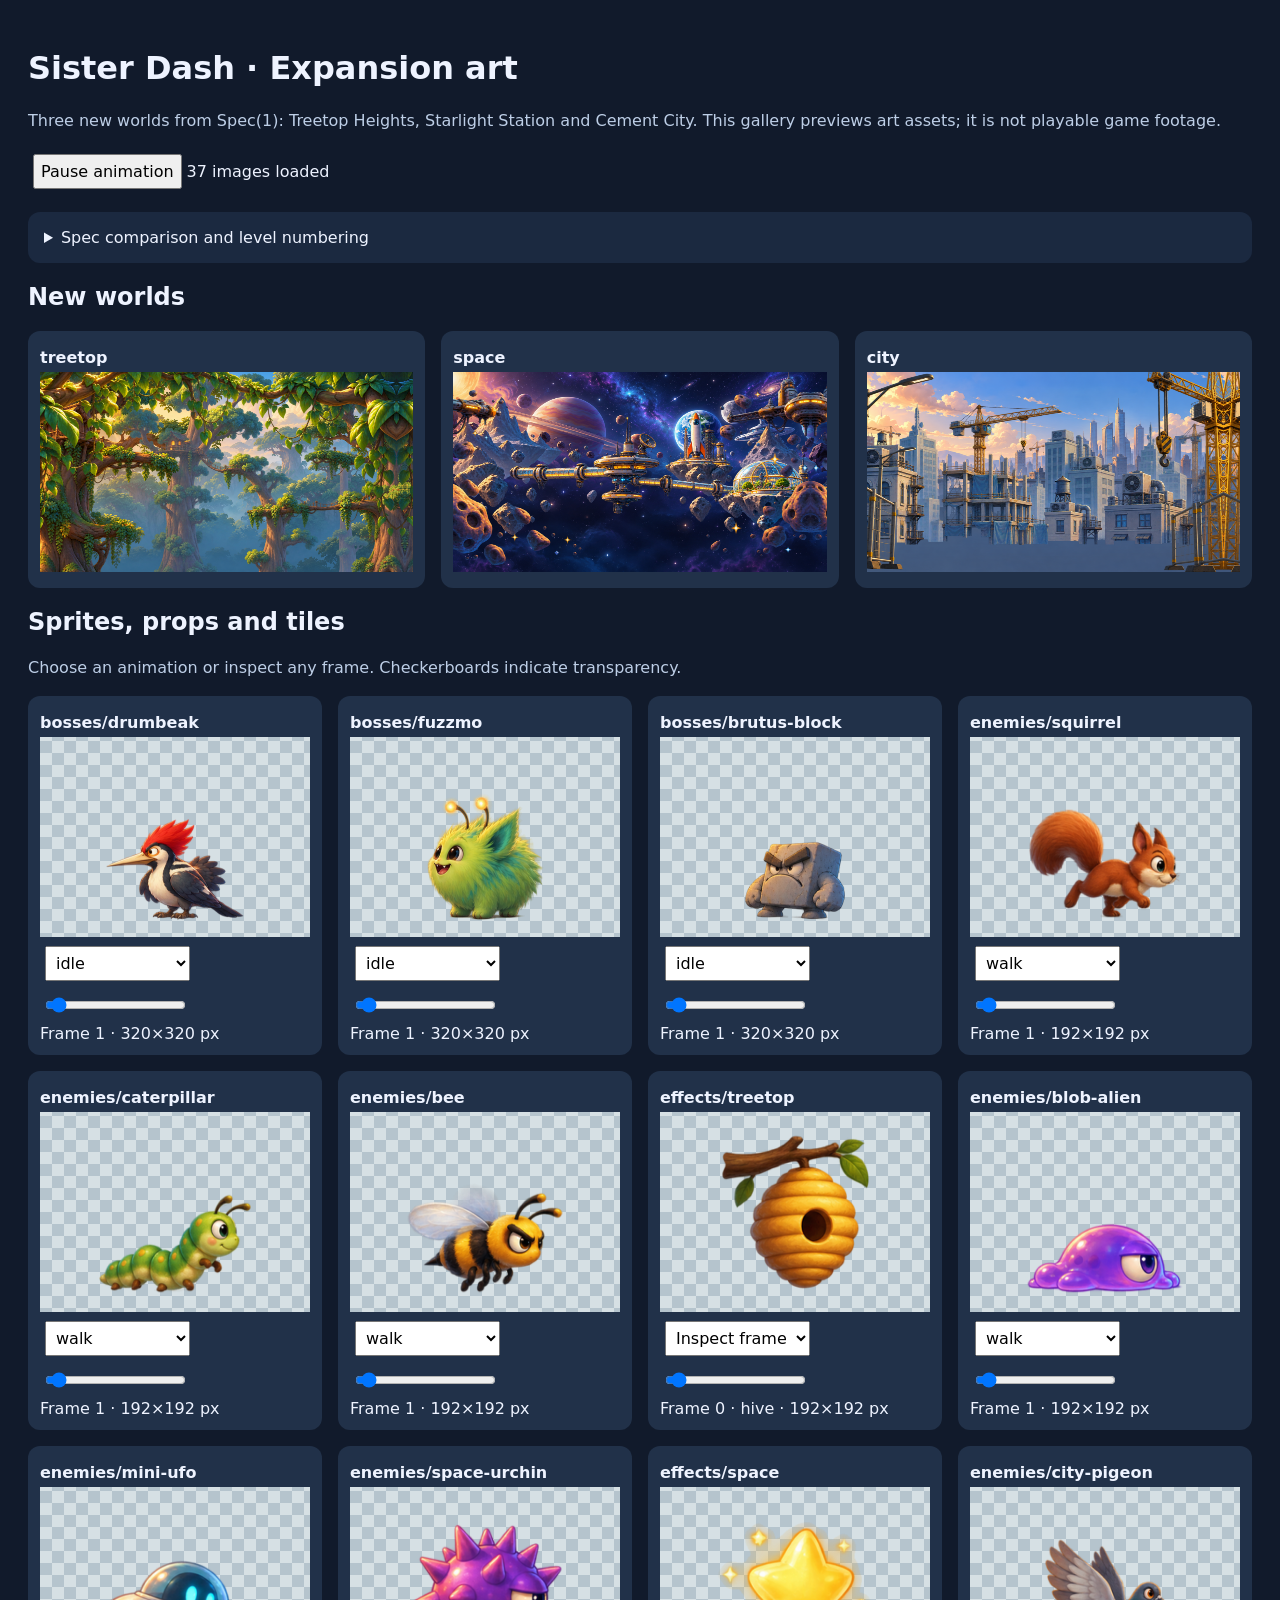
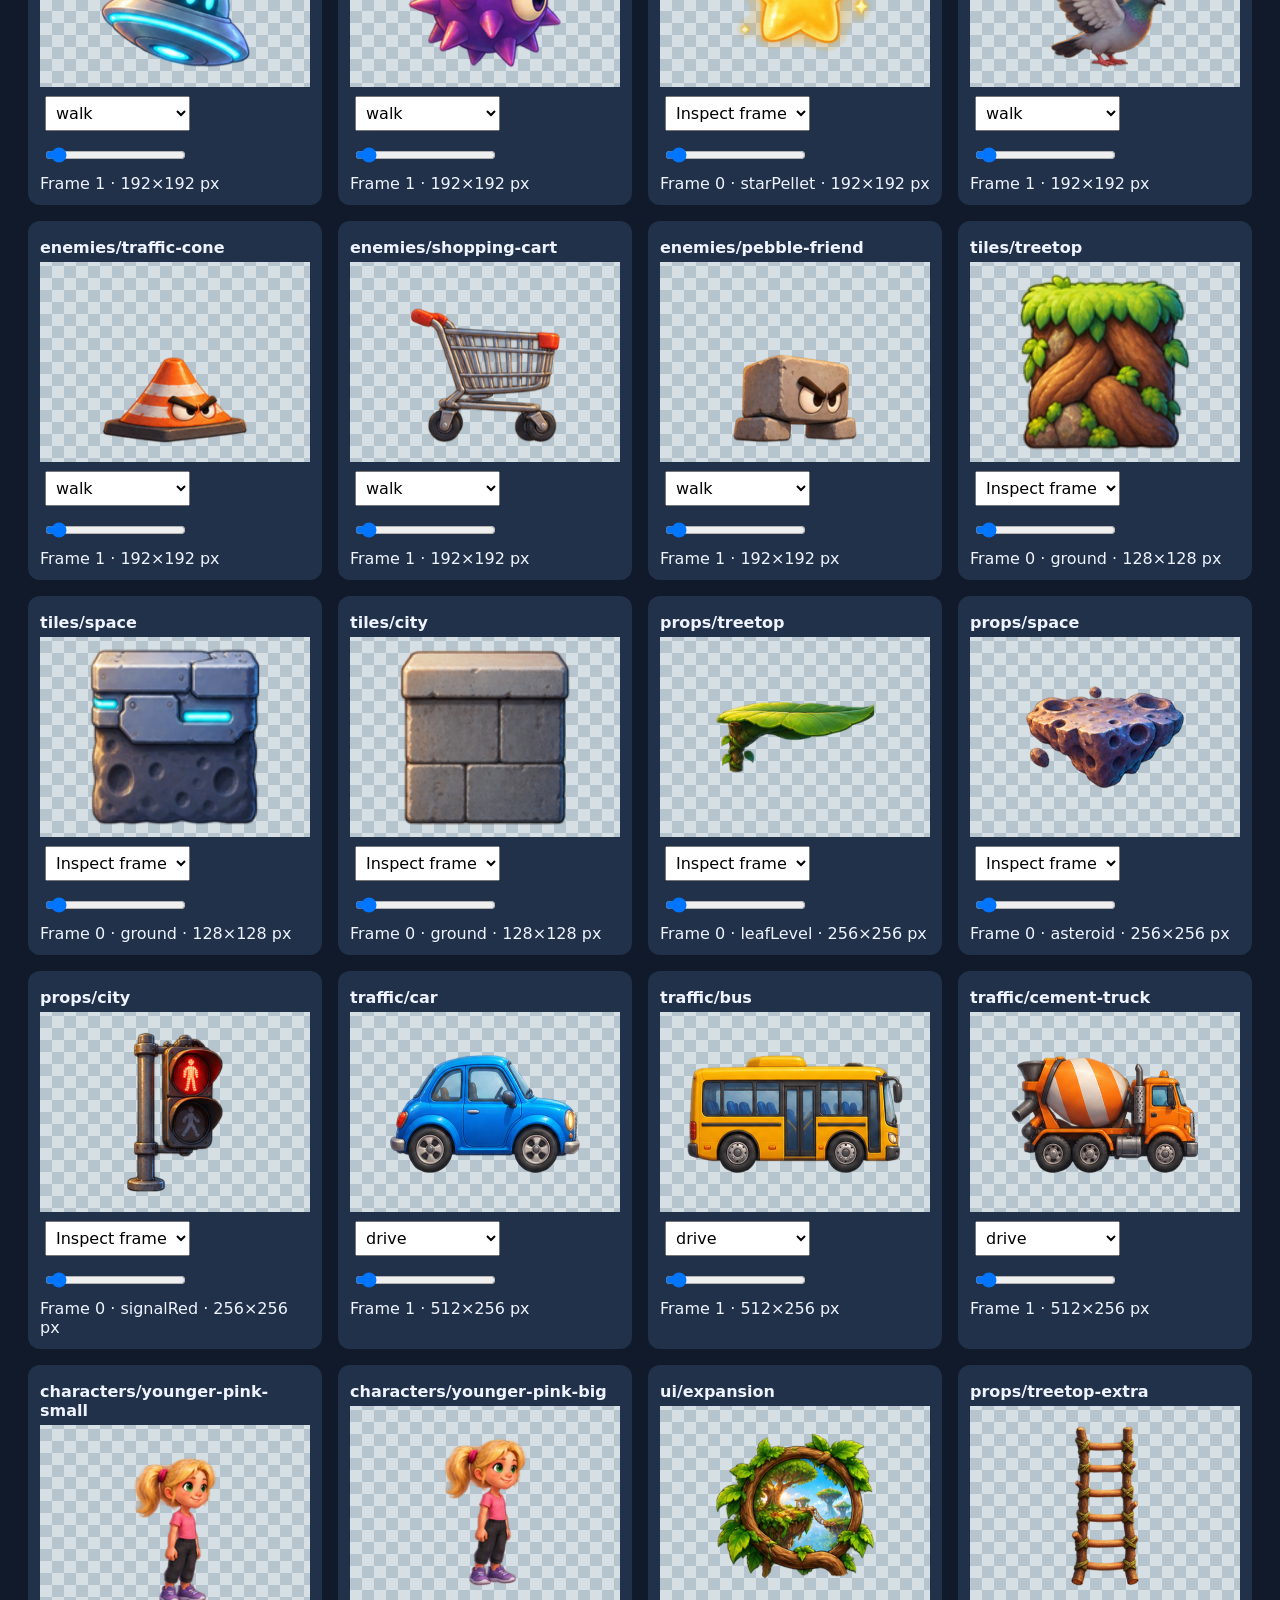
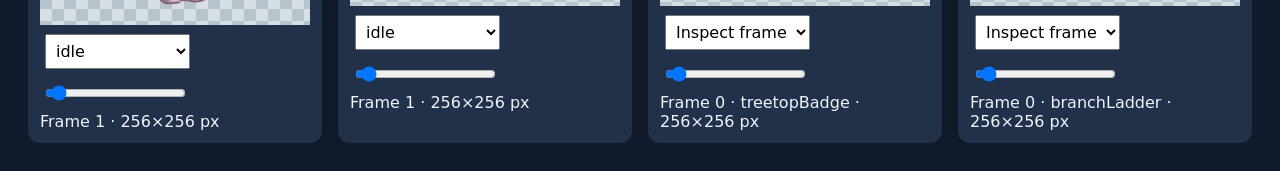
<file: art/sister-dash-expansion/preview.html>
<!doctype html><html lang="en"><meta charset="utf-8"><meta name="viewport" content="width=device-width"><title>Sister Dash expansion art</title>
<style>body{font:16px system-ui;background:#111a2b;color:#eef3ff;margin:0 auto;padding:28px;max-width:1400px}h1{font-size:32px}p{color:#bdcee6;line-height:1.5}button,select,input{font:inherit;padding:6px;margin:5px}details{background:#1b2940;padding:16px;border-radius:12px;margin:18px 0}pre{white-space:pre-wrap;font:14px/1.6 ui-monospace}.grid{display:grid;grid-template-columns:repeat(auto-fit,minmax(290px,1fr));gap:16px}.card{background:#213149;padding:12px;border-radius:12px;overflow:hidden}.card canvas{width:100%;height:200px;background:repeating-conic-gradient(#b5c4cd 0% 25%,#d6e0e4 0% 50%) 0/24px 24px}.scene{width:100%;aspect-ratio:16/9;background:#20293a}.error{color:#ff9c9c}a{color:#9fd8ff}h3{font-size:16px;margin:5px 0}</style>
<h1>Sister Dash · Expansion art</h1><p>Three new worlds from Spec(1): Treetop Heights, Starlight Station and Cement City. This gallery previews art assets; it is not playable game footage.</p>
<button id="pause">Pause animation</button><span id="status">Loading artwork…</span>
<details><summary>Spec comparison and level numbering</summary><pre>SPEC(1) COMPARED WITH SPEC(2)

Spec(1) expands the game from seven to ten levels. New artwork in this pack:

Level 4: TREETOP HEIGHTS
Boss: Drumbeak, the red-crested woodpecker.
Enemies: squirrel, caterpillar, bee.
Scenery/props: giant trees, treehouses, leaf platforms with bending states,
vines, rope bridges, pinecones, bee hives, branch ladder, nest, trunk holes.
Boss effects: bark chips, falling leaves, dive target and bouncing acorn.

Level 8: STARLIGHT STATION
Boss: Fuzzmo, the original lime-green and teal fluffy space creature.
Enemies: purple blob alien, mini UFO, space urchin.
Scenery/props: stars, planets, Earth, moon, space station, rocket, glass dome,
asteroids, metal platforms, laser off/warn/on states, boost pad, meteors,
meteor target, gravity well and space-walk boundary marker.
Boss effects: static sparks, sneeze star, boing wave, victory fuzzball/saucer.
Shared round glass helmet overlays are supplied for all four characters;
scale and position them over the animated heads, including big/small forms.

Level 10: CEMENT CITY
Boss: Brutus Block, the grumpy cracked cement block.
Enemies: pigeon, hopping traffic cone, shopping cart; pebble-friend minion.
Traffic: car, bus and cement mixer truck, each with four animation frames.
Scenery/props: skyscrapers, cranes, steel girders, construction fences,
pavement, roads, crosswalk, pedestrian signal red/green/dim states,
wet cement, falling cement bags, manhole/steam, rooftop air conditioner.
Boss effects: rubble, cement splash, cracked floor and tiny victory brick.
UI: three new world badges, skull-and-skyscraper difficulty badge, boss
portraits, pedestrian indicators, target and vine-grab icon.

CHANGED CHARACTER
Spec(1) describes the younger sister with blonde pigtails, pink T-shirt and
black pants. Spec(2) describes loose curls, a purple hoodie and olive cargo
trousers. This pack supplies a separate pink-outfit variant, small and big,
with idle/run/jump/duck/swim/cast/hurt/victory poses plus two vine poses.
The existing purple design is not overwritten.

LEVEL NUMBER MAPPING
Theme                   Spec(2)   Spec(1)
Sunny Meadow               1         1
Crystal Caves              2         2
Whispering Forest          3         3
Treetop Heights             -         4  NEW
Cloud Kingdom              4         5
Snowy Mountain             5         6
Coral Reef                 6         7
Starlight Station          -         8  NEW
Scorching Desert           7         9
Cement City                -        10  NEW

The seven existing bosses and themes are reused; a number change does not
require regenerating them. The underwater flag now belongs to level 7;
lowGravity belongs to level 8. Update hard-coded theme and asset lookups.

OTHER SPEC DIFFERENCES (NO NEW IMAGE REQUIRED)
- Candy count increases from two to five per level; reuse existing candy.
- Level selection changes to ten cards arranged in two rows of five.
- New vine-swinging, low-gravity, traffic and boss mechanics need game code.
- Cloud Kingdom time changes 4:00 -&gt; 4:10; desert changes 5:00 -&gt; 5:15.
  New timers: treetops 4:00, space 5:00, city 5:30.
- Three checkpoints per level are already present in both specs.
- Coins, carrots, candy, flags, hearts, crowns and character shots already
  exist in Spec(2) and can be reused. No new font is required.
- Spec(1) omits Pip and the detailed painted-art pipeline; Spec(2) includes
  them. This pack does not remove Pip or replace the existing UI/font.
- Spec(1) says code-drawn art only for v1. Your explicit request for image
  assets takes precedence; the new PNGs retain the established painted style.
</pre></details>
<h2>New worlds</h2><div id="worlds" class="grid"></div><h2>Sprites, props and tiles</h2><p>Choose an animation or inspect any frame. Checkerboards indicate transparency.</p><div id="assets" class="grid"></div>
<script src="expansion-manifest.js"></script><script>
const m=EXPANSION_ART, assets=[],worlds=[],loads=[];let paused=false,time=0,last=0;
document.querySelector('#pause').onclick=e=>{paused=!paused;e.target.textContent=paused?'Resume animation':'Pause animation'};
function load(src){const im=new Image();loads.push(new Promise(resolve=>{im.onload=()=>resolve(true);im.onerror=()=>resolve(false);im.src=src}));return im}
for(const [theme,layers]of Object.entries(m.backgrounds)){const card=document.createElement('div');card.className='card';card.innerHTML='<h3>'+theme+'</h3><canvas class="scene" width="960" height="540"></canvas>';document.querySelector('#worlds').append(card);worlds.push({cv:card.querySelector('canvas'),layers:layers.map(l=>({...l,im:load(l.src)}))})}
for(const [key,d]of Object.entries(m.sheets)){const card=document.createElement('div');card.className='card';const title=document.createElement('h3');title.textContent=key;card.append(title);const cv=document.createElement('canvas');cv.width=560;cv.height=400;card.append(cv);const sel=document.createElement('select');sel.add(new Option('Inspect frame','frame'));for(const name of Object.keys(d.anims||{}))sel.add(new Option(name,name));if(d.anims)sel.value=Object.keys(d.anims)[0];const slider=document.createElement('input');slider.type='range';slider.min=0;slider.max=d.frameCount-1;slider.value=0;slider.oninput=()=>{sel.value='frame'};const label=document.createElement('div');card.append(sel,slider,label);document.querySelector('#assets').append(card);assets.push({d,cv,im:load(d.src),sel,slider,label})}
function frame(stamp){const dt=Math.min(.05,(stamp-last)/1000||0);last=stamp;if(!paused)time+=dt;
for(const w of worlds){const c=w.cv.getContext('2d');c.clearRect(0,0,960,540);for(const l of w.layers){if(!l.im.complete||!l.im.naturalWidth)continue;const scroll=time*50*l.parallax,base=Math.floor(scroll/960),off=scroll%960;for(let n=0;n<2;n++){c.save();c.translate(n*960-off,0);if((base+n)%2){c.translate(960,0);c.scale(-1,1)}c.drawImage(l.im,0,0,960,540);c.restore()}}}
for(const a of assets){const {d,cv,im}=a,c=cv.getContext('2d');c.clearRect(0,0,cv.width,cv.height);if(!im.complete||!im.naturalWidth)continue;const anim=d.anims&&d.anims[a.sel.value];const f=anim?anim.frames[Math.floor(time*(anim.fps||1))%anim.frames.length]:+a.slider.value;const scale=Math.min(520/d.cell[0],350/d.cell[1]);c.drawImage(im,f%d.cols*d.cell[0],Math.floor(f/d.cols)*d.cell[1],...d.cell,(560-d.cell[0]*scale)/2,(400-d.cell[1]*scale)/2,d.cell[0]*scale,d.cell[1]*scale);const named=Object.entries(d.frames||{}).find(([n,i])=>i===f);a.label.textContent='Frame '+f+(named?' · '+named[0]:'')+' · '+d.cell.join('×')+' px'}requestAnimationFrame(frame)}
Promise.all(loads).then(ok=>{document.querySelector('#status').textContent=ok.every(Boolean)?ok.length+' images loaded':ok.filter(x=>!x).length+' images failed to load';requestAnimationFrame(frame)});
</script></html>
</file>
